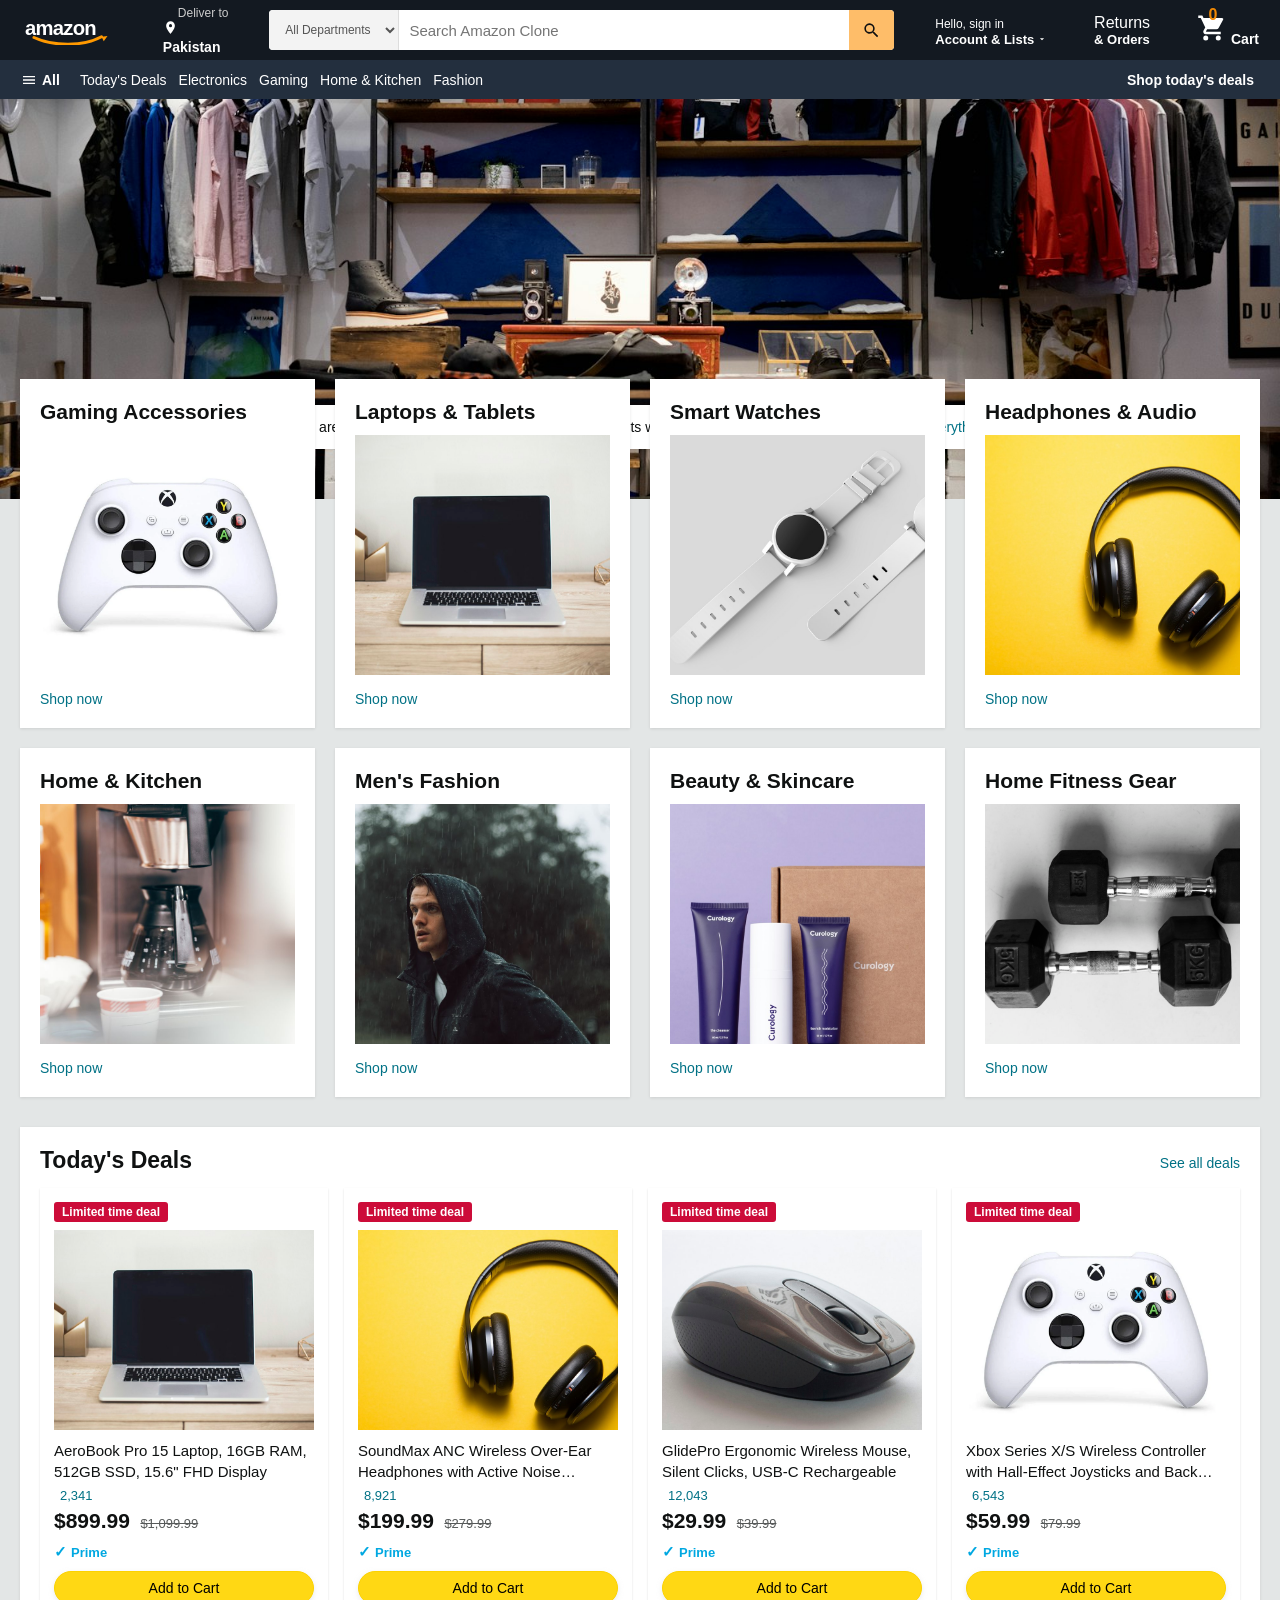
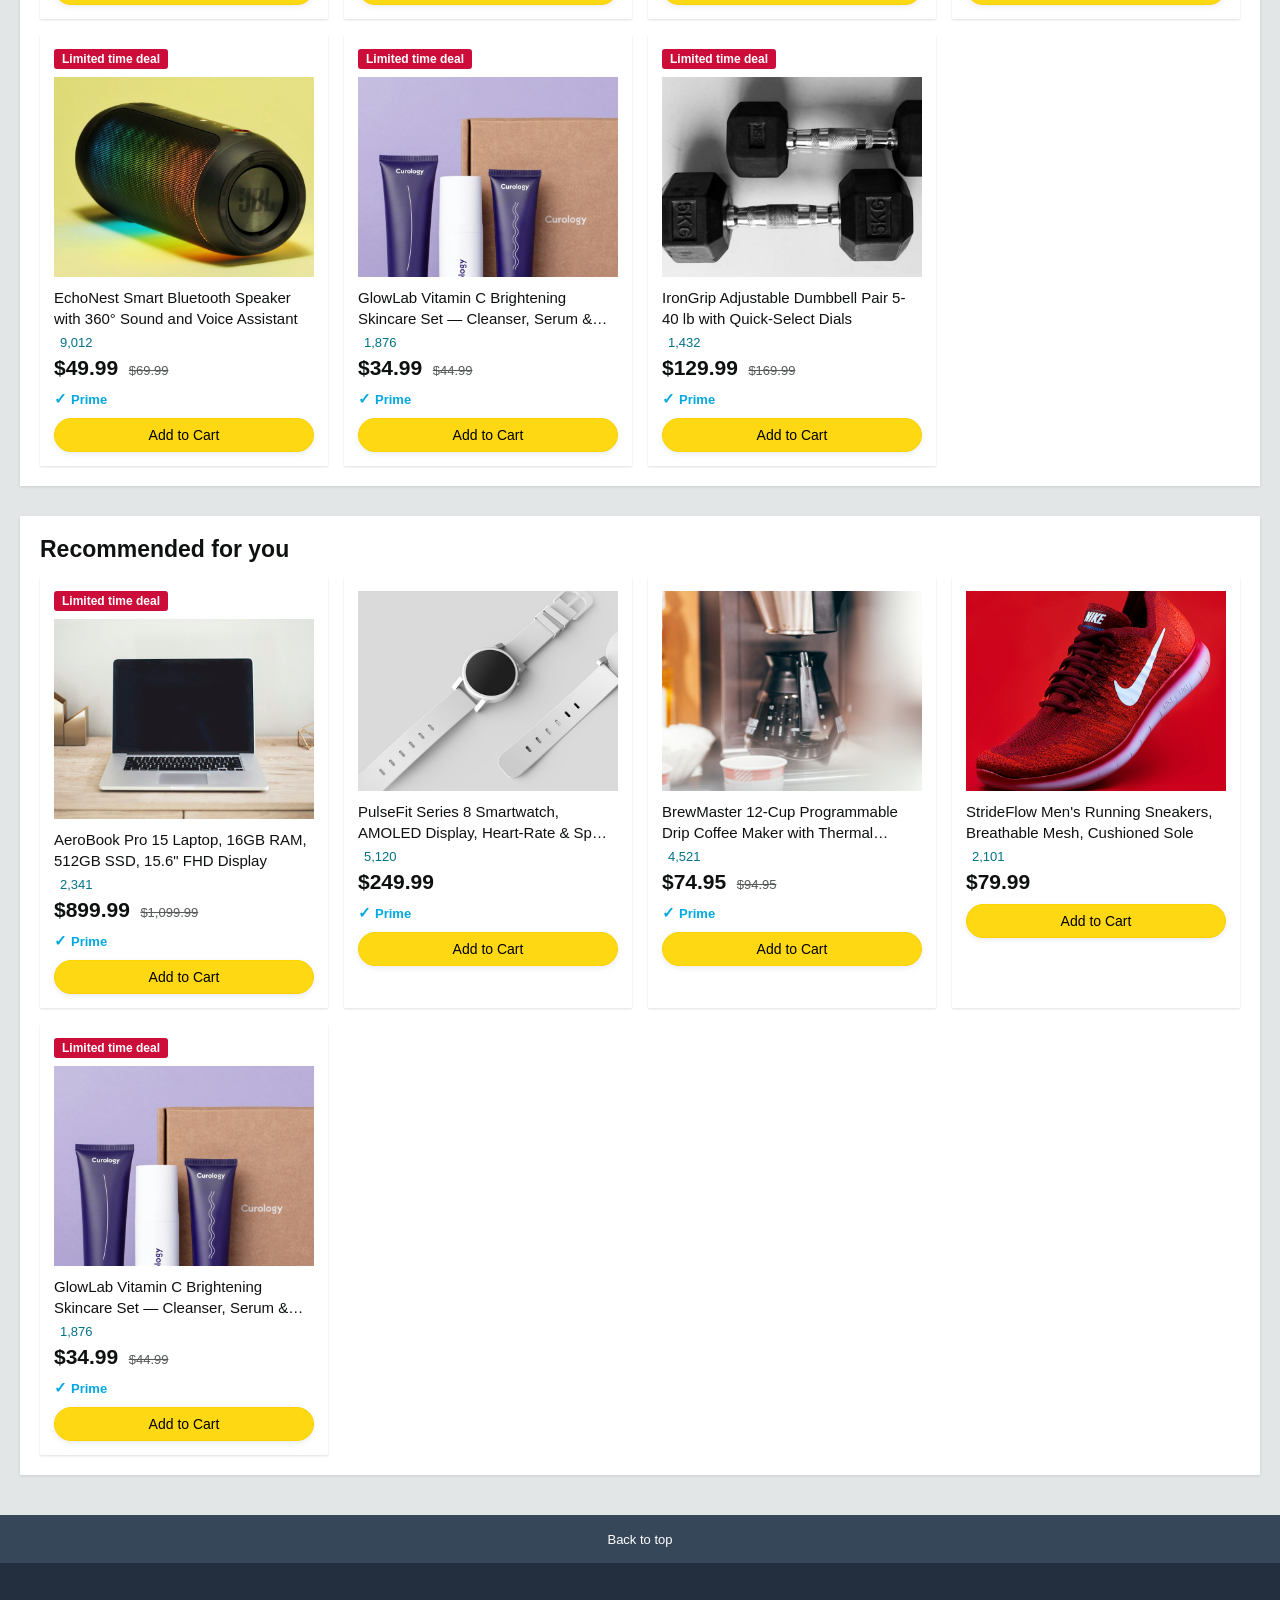
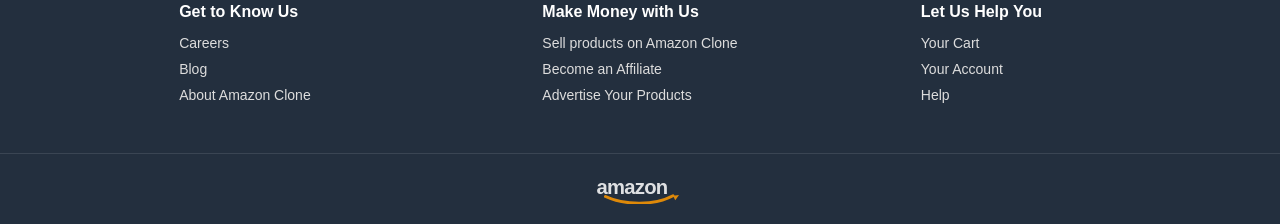
<file: index.html>
<!DOCTYPE html>
<html lang="en">
<head>
    <meta charset="UTF-8">
    <meta name="viewport" content="width=device-width, initial-scale=1.0">
    <title>Amazon Clone — Shop Everything</title>
    <link rel="icon" type="image/svg+xml" href="assets/logo.svg">
    <link rel="stylesheet" href="style.css">
</head>
<body>

    <!-- TOP NAVIGATION BAR (rendered by script.js) -->
    <header id="site-header"></header>

    <!-- HERO BANNER -->
    <div class="hero-section">
        <div class="hero-msg">
            <p>You are on the Amazon Clone. Shop millions of products with fast local delivery.
                <a href="search.html">Click here to browse everything</a>
            </p>
        </div>
    </div>

    <!-- CATEGORY QUICK LINKS -->
    <main class="shop-section" id="category-grid">
        <!-- filled by home.js -->
    </main>

    <!-- TODAY'S DEALS ROW -->
    <section class="deals-section">
        <div class="section-heading">
            <h2>Today's Deals</h2>
            <a href="search.html?deals=1" class="see-more-link">See all deals</a>
        </div>
        <div class="deals-row" id="deals-row">
            <!-- filled by home.js -->
        </div>
    </section>

    <!-- RECOMMENDED / ALL PRODUCTS ROW -->
    <section class="deals-section">
        <div class="section-heading">
            <h2>Recommended for you</h2>
        </div>
        <div class="deals-row" id="recommended-row">
            <!-- filled by home.js -->
        </div>
    </section>

    <!-- FOOTER (rendered by script.js) -->
    <footer id="site-footer"></footer>

    <script src="data.js"></script>
    <script src="script.js"></script>
    <script src="home.js"></script>
</body>
</html>
</file>
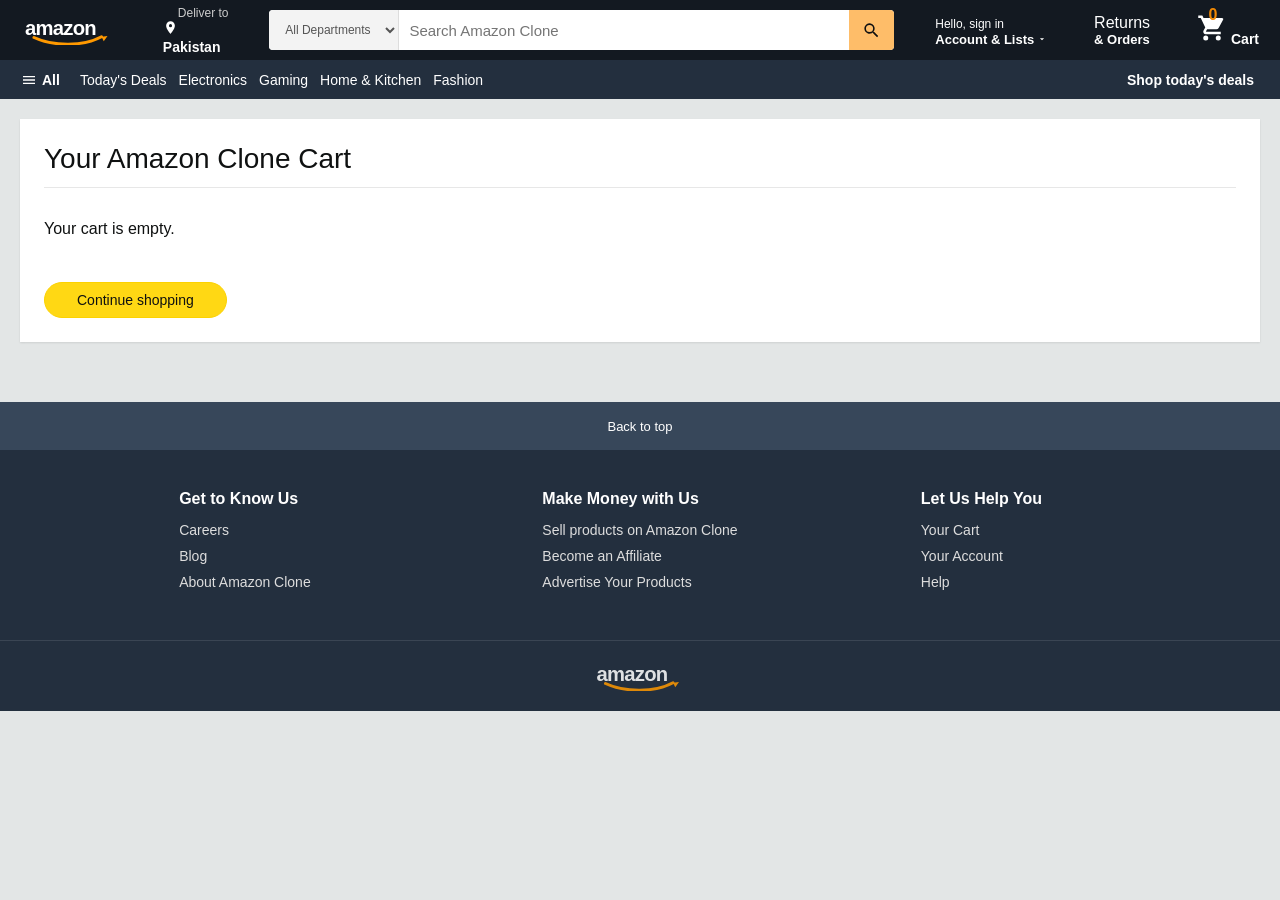
<file: cart.html>
<!DOCTYPE html>
<html lang="en">
<head>
    <meta charset="UTF-8">
    <meta name="viewport" content="width=device-width, initial-scale=1.0">
    <title>Your Cart — Amazon Clone</title>
    <link rel="icon" type="image/svg+xml" href="assets/logo.svg">
    <link rel="stylesheet" href="style.css">
</head>
<body>

    <header id="site-header"></header>

    <div class="cart-page" id="cart-page">
        <!-- filled by cart.js -->
    </div>

    <footer id="site-footer"></footer>

    <script src="data.js"></script>
    <script src="script.js"></script>
    <script src="cart.js"></script>
</body>
</html>
</file>
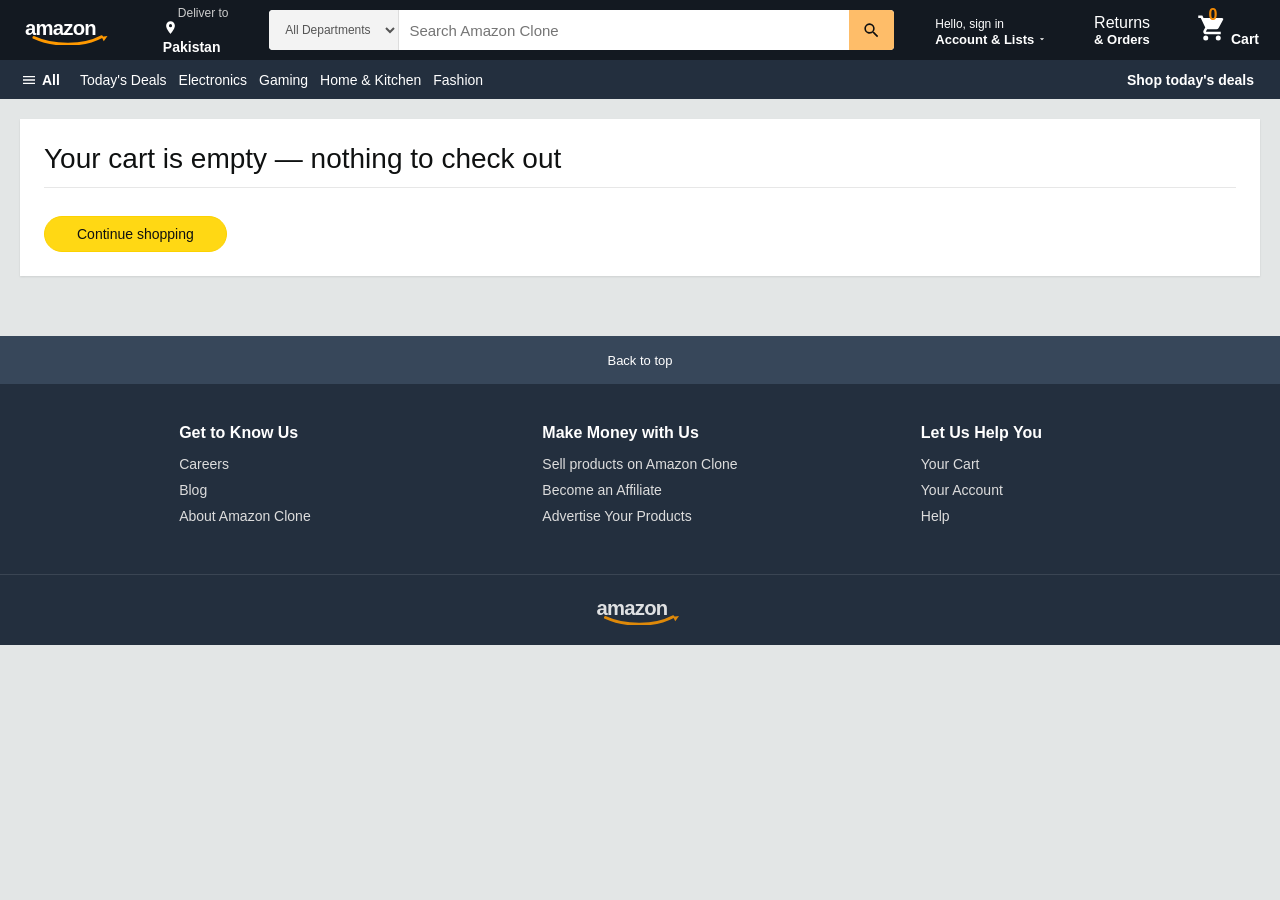
<file: checkout.html>
<!DOCTYPE html>
<html lang="en">
<head>
    <meta charset="UTF-8">
    <meta name="viewport" content="width=device-width, initial-scale=1.0">
    <title>Checkout — Amazon Clone</title>
    <link rel="icon" type="image/svg+xml" href="assets/logo.svg">
    <link rel="stylesheet" href="style.css">
</head>
<body>

    <header id="site-header"></header>

    <div class="checkout-page" id="checkout-page">
        <!-- filled by checkout.js -->
    </div>

    <footer id="site-footer"></footer>

    <script src="data.js"></script>
    <script src="script.js"></script>
    <script src="checkout.js"></script>
</body>
</html>
</file>
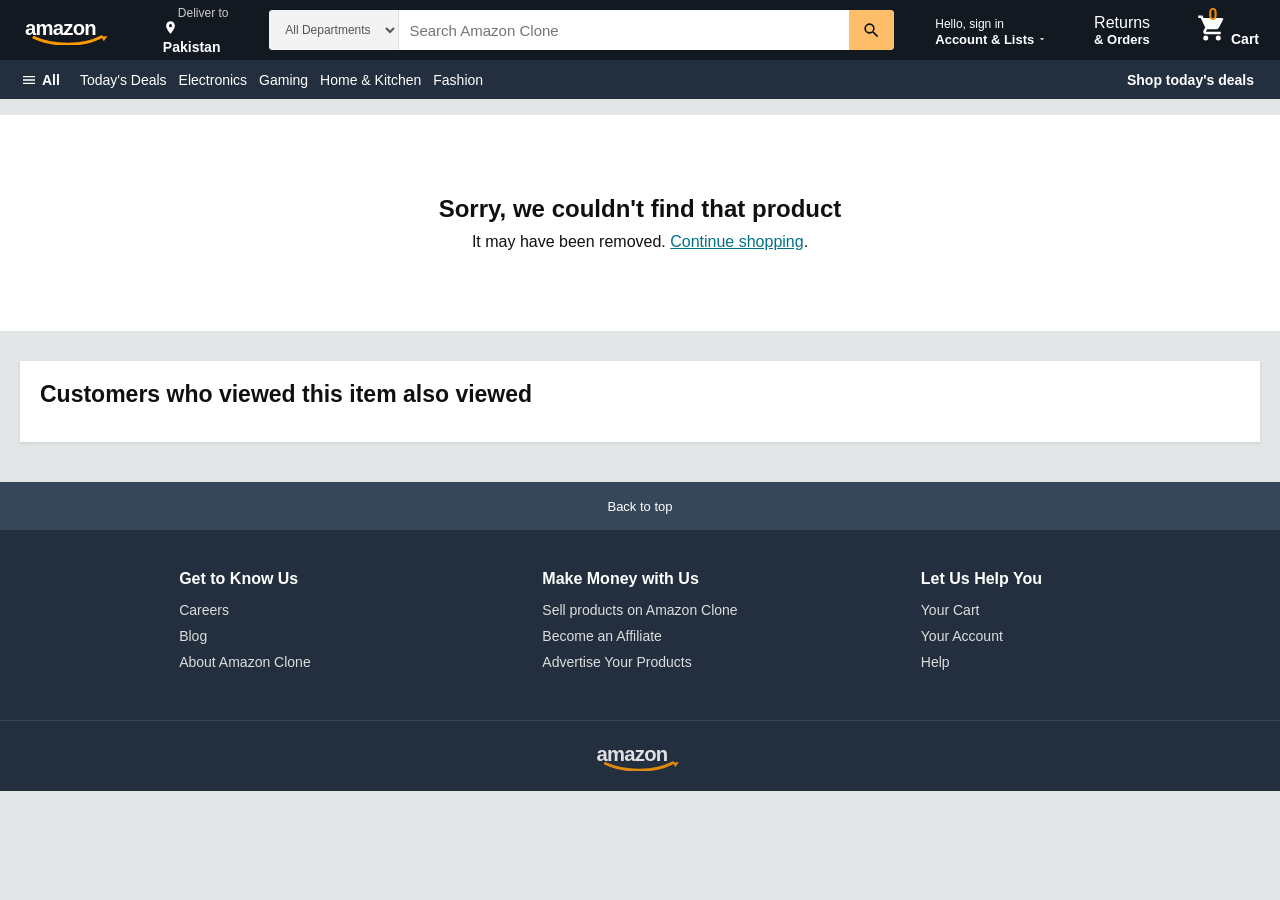
<file: product.html>
<!DOCTYPE html>
<html lang="en">
<head>
    <meta charset="UTF-8">
    <meta name="viewport" content="width=device-width, initial-scale=1.0">
    <title>Product — Amazon Clone</title>
    <link rel="icon" type="image/svg+xml" href="assets/logo.svg">
    <link rel="stylesheet" href="style.css">
</head>
<body>

    <header id="site-header"></header>

    <div class="product-page" id="product-page">
        <!-- filled by product.js -->
    </div>

    <section class="deals-section">
        <div class="section-heading"><h2>Customers who viewed this item also viewed</h2></div>
        <div class="deals-row" id="related-row"></div>
    </section>

    <footer id="site-footer"></footer>

    <script src="data.js"></script>
    <script src="script.js"></script>
    <script src="product.js"></script>
</body>
</html>
</file>
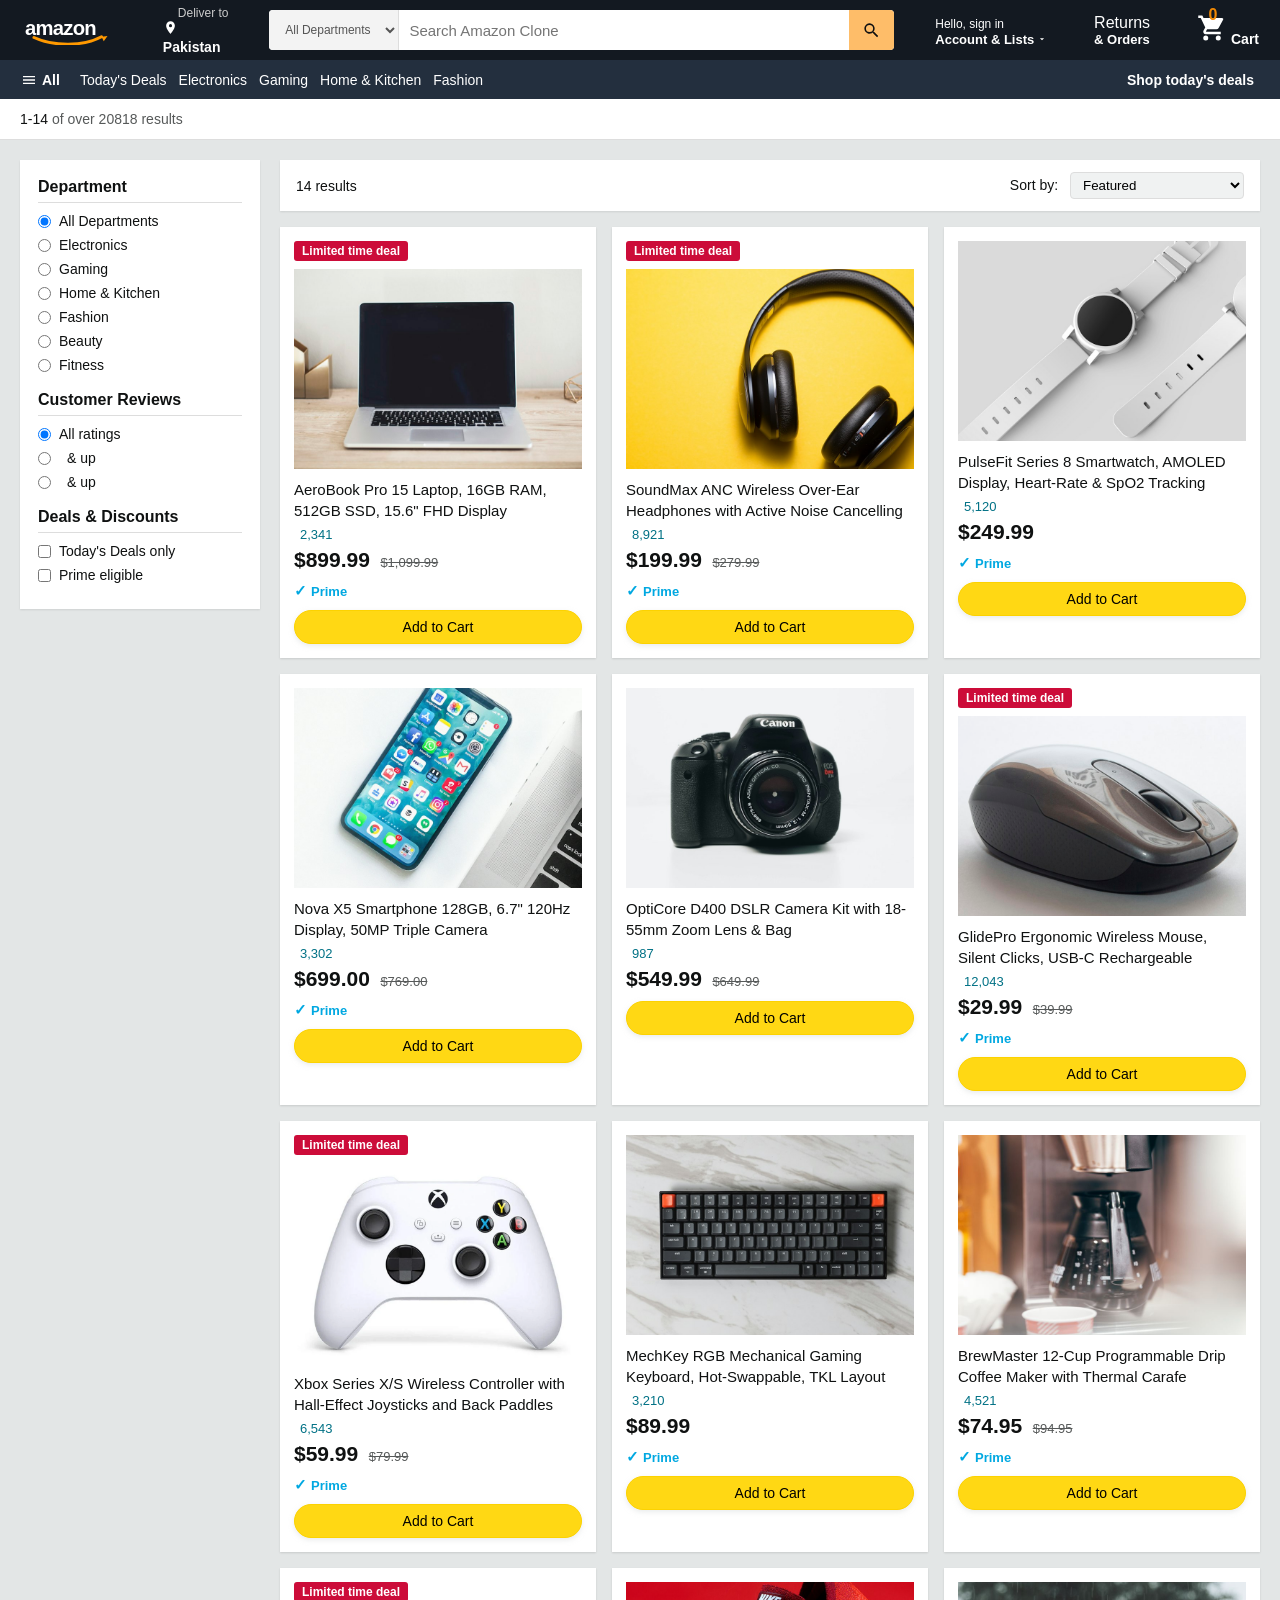
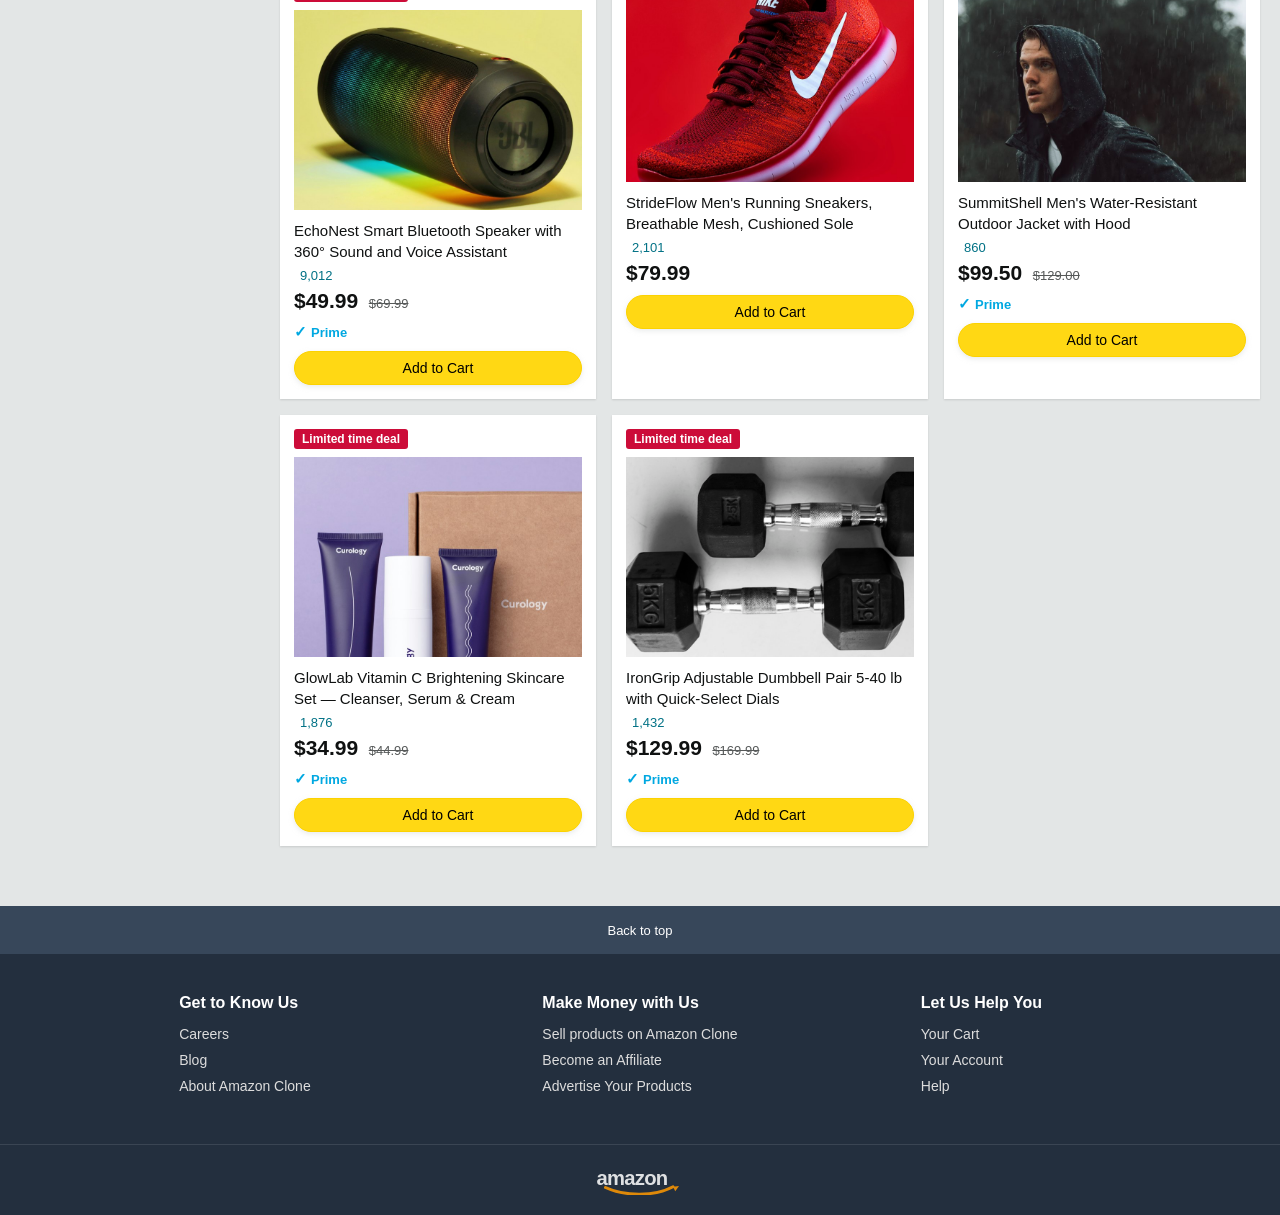
<file: search.html>
<!DOCTYPE html>
<html lang="en">
<head>
    <meta charset="UTF-8">
    <meta name="viewport" content="width=device-width, initial-scale=1.0">
    <title>Search Results — Amazon Clone</title>
    <link rel="icon" type="image/svg+xml" href="assets/logo.svg">
    <link rel="stylesheet" href="style.css">
</head>
<body>

    <header id="site-header"></header>

    <div class="results-banner" id="results-banner"></div>

    <div class="results-layout">
        <!-- FILTER SIDEBAR -->
        <aside class="filters-panel">
            <h3>Department</h3>
            <div id="category-filters"></div>

            <h3>Customer Reviews</h3>
            <div id="rating-filters">
                <label class="filter-row"><input type="radio" name="min-rating" value="0" checked> All ratings</label>
                <label class="filter-row"><input type="radio" name="min-rating" value="4.5"> <span class="stars"><i class="fa-solid fa-star"></i><i class="fa-solid fa-star"></i><i class="fa-solid fa-star"></i><i class="fa-solid fa-star"></i><i class="fa-solid fa-star-half-stroke"></i></span> &amp; up</label>
                <label class="filter-row"><input type="radio" name="min-rating" value="4"> <span class="stars"><i class="fa-solid fa-star"></i><i class="fa-solid fa-star"></i><i class="fa-solid fa-star"></i><i class="fa-solid fa-star"></i></span> &amp; up</label>
            </div>

            <h3>Deals &amp; Discounts</h3>
            <label class="filter-row"><input type="checkbox" id="deal-only"> Today's Deals only</label>
            <label class="filter-row"><input type="checkbox" id="prime-only"> Prime eligible</label>
        </aside>

        <!-- RESULTS -->
        <section class="results-main">
            <div class="results-toolbar">
                <span id="result-count"></span>
                <label>Sort by:
                    <select id="sort-select">
                        <option value="featured">Featured</option>
                        <option value="price-asc">Price: Low to High</option>
                        <option value="price-desc">Price: High to Low</option>
                        <option value="rating">Avg. Customer Review</option>
                        <option value="reviews">Newest Arrivals</option>
                    </select>
                </label>
            </div>
            <div class="results-grid" id="results-grid"></div>
            <div class="empty-state" id="empty-state" hidden>
                <h2>No results found</h2>
                <p>Try checking your spelling or using more general terms.</p>
            </div>
        </section>
    </div>

    <footer id="site-footer"></footer>

    <script src="data.js"></script>
    <script src="script.js"></script>
    <script src="search.js"></script>
</body>
</html>
</file>
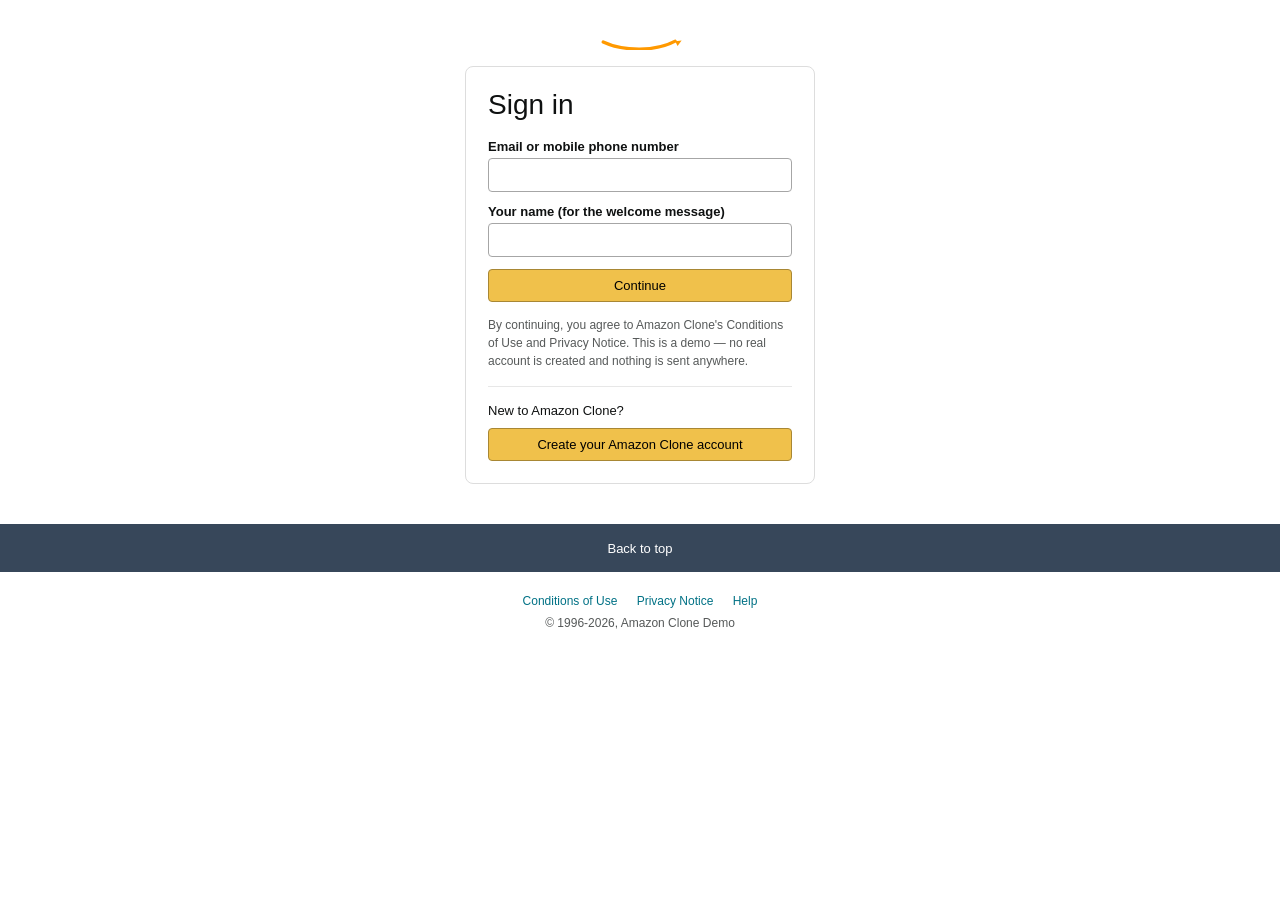
<file: signin.html>
<!DOCTYPE html>
<html lang="en">
<head>
    <meta charset="UTF-8">
    <meta name="viewport" content="width=device-width, initial-scale=1.0">
    <title>Sign In — Amazon Clone</title>
    <link rel="icon" type="image/svg+xml" href="assets/logo.svg">
    <link rel="stylesheet" href="style.css">
</head>
<body class="signin-body">

    <div class="signin-logo">
        <img src="assets/logo.svg" alt="amazon clone">
    </div>

    <div class="signin-box" id="signin-box">
        <!-- filled by signin.js -->
    </div>

    <div class="signin-footer">
        <div class="foot-panel1" id="backToTop">Back to top</div>
        <div class="signin-legal">
            <a href="#">Conditions of Use</a>
            <a href="#">Privacy Notice</a>
            <a href="#">Help</a>
            <p>© 1996-2026, Amazon Clone Demo</p>
        </div>
    </div>

    <script src="data.js"></script>
    <script src="script.js"></script>
    <script src="signin.js"></script>
</body>
</html>
</file>
<file: style.css>
* {
    margin: 0;
    font-family: 'Segoe UI', Tahoma, Geneva, Verdana, sans-serif;
    box-sizing: border-box;
}

body {
    background-color: #e3e6e6;
    color: #0f1111;
}

a { color: inherit; }

/* ============ NAVBAR ============ */
.navbar {
    height: 60px;
    background-color: #131921;
    color: white;
    display: flex;
    align-items: center;
    justify-content: space-between;
    padding: 0 15px;
    gap: 4px;
}

.border {
    border: 1px solid transparent;
    padding: 5px;
    border-radius: 2px;
}

.border:hover {
    border: 1px solid white;
    cursor: pointer;
}

.plain-link {
    text-decoration: none;
    color: white;
}

.nav-logo { display: flex; align-items: center; }
.logo-img { height: 30px; width: 95px; display: block; }

.add-first { color: #cccccc; font-size: 12px; padding-left: 15px; }
.add-second { font-size: 14px; font-weight: bold; display: flex; align-items: center; gap: 3px; }

.nav-search {
    display: flex;
    width: 50%;
    height: 40px;
    border-radius: 4px;
    background-color: white;
    overflow: hidden;
}

.nav-search:focus-within { box-shadow: 0 0 0 3px #f3a847; }

.search-select {
    background-color: #f3f3f3;
    width: 130px;
    text-align: center;
    border: none;
    border-right: 1px solid #ddd;
    font-size: 12px;
    color: #555;
    cursor: pointer;
}

.search-select:hover { background-color: #dadada; }

.search-input {
    flex: 1;
    min-width: 0;
    font-size: 15px;
    border: none;
    outline: none;
    padding-left: 10px;
}

.search-icon {
    width: 45px;
    display: flex;
    justify-content: center;
    align-items: center;
    background-color: #febd69;
    color: #111;
    border: none;
    cursor: pointer;
}

.search-icon:hover { background-color: #f3a847; }

.nav-signin span { font-size: 12px; }
.nav-second { font-size: 13px; font-weight: bold; display: flex; align-items: center; gap: 3px; }

.nav-cart { display: flex; align-items: flex-end; }
.cart-icon-container { position: relative; display: inline-block; }

#cart-count {
    position: absolute;
    top: -7px;
    left: 50%;
    transform: translateX(-40%);
    color: #f08804;
    font-size: 16px;
    font-weight: bold;
}

.cart-text { font-size: 14px; font-weight: bold; margin-left: 4px; }

/* ============ SUB PANEL ============ */
.panel {
    height: 39px;
    background-color: #232f3e;
    display: flex;
    color: white;
    align-items: center;
    padding-left: 15px;
    font-size: 14px;
    gap: 8px;
}

.panel-all { font-weight: bold; display: flex; align-items: center; gap: 5px; }
.panel-ops { display: flex; }
.clickable-panel { display: block; text-decoration: none; }
.panel-deals { margin-left: auto; margin-right: 20px; font-weight: bold; text-decoration: none; }

/* ============ HERO ============ */
.hero-section {
    background-image: url('assets/photos/hero.jpg');
    background-size: cover;
    background-position: center;
    height: 400px;
    display: flex;
    justify-content: center;
    align-items: flex-end;
}

.hero-msg {
    background-color: white;
    color: #0f1111;
    min-height: 44px;
    display: flex;
    align-items: center;
    justify-content: center;
    font-size: 14px;
    width: 95%;
    margin-bottom: 50px;
    padding: 8px 16px;
    text-align: center;
    box-shadow: 0px 1px 3px rgba(0,0,0,0.1);
}

.hero-msg a { color: #007185; text-decoration: none; margin-left: 5px; }
.hero-msg a:hover { color: #c45500; text-decoration: underline; }

/* ============ HOME GRIDS ============ */
.shop-section {
    display: grid;
    grid-template-columns: repeat(auto-fit, minmax(280px, 1fr));
    gap: 20px;
    padding: 0 20px;
    margin-top: -120px;
    position: relative;
    z-index: 2;
}

.box {
    background-color: white;
    padding: 20px;
    box-shadow: 0px 1px 3px rgba(0,0,0,0.1);
    display: flex;
    flex-direction: column;
}

.box h2 { font-size: 21px; font-weight: bold; margin-bottom: 10px; line-height: 26px; }

.box-img {
    height: 275px;
    background-size: cover;
    background-position: center;
    background-repeat: no-repeat;
    background-color: #f7f8f8;
    margin-bottom: 15px;
    cursor: pointer;
}

.category-card .box-img { height: 240px; }

.see-more-link { color: #007185; font-size: 14px; text-decoration: none; }
.see-more-link:hover { color: #c45500; text-decoration: underline; }

/* ============ DEAL ROWS ============ */
.deals-section {
    margin: 30px 20px 0;
    background: white;
    padding: 20px;
    box-shadow: 0px 1px 3px rgba(0,0,0,0.1);
}

.section-heading {
    display: flex;
    align-items: baseline;
    justify-content: space-between;
    margin-bottom: 14px;
}

.section-heading h2 { font-size: 23px; }

.deals-row {
    display: grid;
    grid-template-columns: repeat(auto-fit, minmax(230px, 1fr));
    gap: 16px;
}

/* ============ PRODUCT CARDS ============ */
.product-card { box-shadow: 0 1px 2px rgba(0,0,0,0.12); padding: 14px; }
.product-card .box-img { height: 200px; margin-bottom: 10px; }

.product-link { text-decoration: none; color: inherit; }
.card-title {
    font-size: 15px !important;
    font-weight: normal !important;
    line-height: 21px !important;
    margin-bottom: 6px !important;
    display: -webkit-box;
    -webkit-line-clamp: 2;
    -webkit-box-orient: vertical;
    overflow: hidden;
    min-height: 42px;
}

.product-link:hover .card-title { color: #c45500; }

.deal-badge {
    display: inline-block;
    background: #cc0c39;
    color: white;
    font-size: 12px;
    font-weight: bold;
    padding: 3px 8px;
    border-radius: 3px;
    margin-bottom: 8px;
}

.card-rating { display: flex; align-items: center; gap: 6px; margin-bottom: 6px; }
.stars { color: #ffa41c; letter-spacing: 1px; white-space: nowrap; }
.rating-count { color: #007185; font-size: 13px; }

.card-price { margin-bottom: 10px; }
.card-current-price { font-size: 21px; font-weight: bold; }
.card-old-price { color: #565959; font-size: 13px; text-decoration: line-through; margin-left: 6px; }

.prime-line { color: #00a8e1; font-size: 13px; font-weight: bold; margin-bottom: 10px; display: flex; align-items: center; gap: 4px; }
.prime-check { font-size: 15px; }

.add-to-cart-btn {
    width: 100%;
    background-color: #ffd814;
    border: 1px solid #fcd200;
    border-radius: 20px;
    padding: 8px 0;
    font-size: 14px;
    cursor: pointer;
    box-shadow: 0 2px 5px rgba(213,217,217,.5);
    outline: none;
    margin-top: auto;
}

.add-to-cart-btn:hover { background-color: #f7ca00; }
.add-to-cart-btn.added { background-color: #7bcc43; border-color: #68b034; color: #111; }

/* ============ FOOTER ============ */
footer { margin-top: 40px; background-color: #232f3e; }

.foot-panel1 {
    background-color: #37475a;
    color: white;
    height: 48px;
    display: flex;
    justify-content: center;
    align-items: center;
    font-size: 13px;
    cursor: pointer;
}

.foot-panel1:hover { background-color: #485769; }

.foot-panel2 {
    color: white;
    display: flex;
    justify-content: space-evenly;
    flex-wrap: wrap;
    gap: 24px;
    padding: 40px 20px;
    border-bottom: 1px solid #3a4553;
}

footer ul { list-style: none; padding: 0; min-width: 180px; }
footer ul p { font-weight: bold; font-size: 16px; margin-bottom: 14px; }

footer ul a {
    display: block;
    font-size: 14px;
    color: #ddd;
    text-decoration: none;
    margin-bottom: 10px;
}

footer ul a:hover { text-decoration: underline; }

.foot-panel3 {
    height: 70px;
    display: flex;
    justify-content: center;
    align-items: center;
}

.footer-logo { height: 30px; opacity: 0.85; }

/* ============ SHARED ============ */
.empty-state {
    text-align: center;
    padding: 60px 20px;
}

.empty-state h2 { margin-bottom: 10px; }
.empty-state a { color: #007185; }

.link-btn {
    background: none;
    border: none;
    color: #007185;
    cursor: pointer;
    font-size: 13px;
    padding: 0;
}

.link-btn:hover { color: #c45500; text-decoration: underline; }

/* ============ SEARCH RESULTS ============ */
.results-banner {
    background: white;
    padding: 12px 20px;
    font-size: 14px;
    color: #565959;
    border-bottom: 1px solid #ddd;
}

.results-banner span { color: #0f1111; }

.results-layout {
    display: flex;
    gap: 20px;
    padding: 20px;
    align-items: flex-start;
}

.filters-panel {
    width: 240px;
    flex-shrink: 0;
    background: white;
    padding: 18px;
    box-shadow: 0 1px 2px rgba(0,0,0,0.1);
}

.filters-panel h3 {
    font-size: 16px;
    margin: 18px 0 10px;
    padding-bottom: 6px;
    border-bottom: 1px solid #ddd;
}

.filters-panel h3:first-child { margin-top: 0; }

.filter-row {
    display: flex;
    align-items: center;
    gap: 8px;
    font-size: 14px;
    margin-bottom: 8px;
    cursor: pointer;
}

.results-main { flex: 1; min-width: 0; }

.results-toolbar {
    display: flex;
    justify-content: space-between;
    align-items: center;
    background: white;
    padding: 12px 16px;
    margin-bottom: 16px;
    font-size: 14px;
    box-shadow: 0 1px 2px rgba(0,0,0,0.1);
}

.results-toolbar select {
    margin-left: 8px;
    padding: 4px 8px;
    border: 1px solid #ddd;
    border-radius: 4px;
    background: #f0f2f2;
    cursor: pointer;
}

.results-grid {
    display: grid;
    grid-template-columns: repeat(auto-fill, minmax(240px, 1fr));
    gap: 16px;
}

/* ============ PRODUCT DETAIL PAGE ============ */
.product-page { background: white; padding: 20px; margin-top: 16px; }

.breadcrumb { font-size: 13px; color: #565959; margin-bottom: 16px; }
.breadcrumb a { color: #007185; text-decoration: none; }
.breadcrumb a:hover { color: #c45500; text-decoration: underline; }

.pdp-layout {
    display: grid;
    grid-template-columns: 320px 1fr 300px;
    gap: 30px;
    align-items: flex-start;
}

.pdp-main-img {
    height: 340px;
    background-size: cover;
    background-repeat: no-repeat;
    background-position: center;
    background-color: #f7f8f8;
    border: 1px solid #eee;
}

.pdp-thumbnails { display: flex; gap: 10px; margin-top: 12px; }

.pdp-thumb {
    width: 60px;
    height: 60px;
    background-size: cover;
    background-repeat: no-repeat;
    background-position: center;
    border: 1px solid #ddd;
    border-radius: 4px;
    cursor: pointer;
}

.pdp-thumb.active, .pdp-thumb:hover { border: 2px solid #007185; }

.pdp-title { font-size: 24px; font-weight: normal; line-height: 32px; margin-bottom: 4px; }
.pdp-brand { font-size: 14px; color: #007185; text-decoration: none; display: inline-block; margin-bottom: 8px; }
.pdp-brand:hover { color: #c45500; text-decoration: underline; }

.pdp-rating { display: flex; align-items: center; gap: 8px; margin-bottom: 10px; font-size: 14px; }
.pdp-rating .rating-count { font-weight: bold; }
.rating-link { color: #007185; text-decoration: none; font-size: 14px; }
.rating-link:hover { color: #c45500; }

.product-page hr { border: none; border-top: 1px solid #e7e7e7; margin: 12px 0; }

.pdp-price-block { margin: 6px 0; }
.pdp-price-row { display: flex; align-items: baseline; gap: 10px; }
.pdp-current-price { font-size: 28px; font-weight: bold; }
.pdp-old-price { color: #565959; text-decoration: line-through; }
.pdp-save { color: #cc0c39; font-size: 14px; }

.pdp-bullets { padding-left: 20px; font-size: 14px; line-height: 22px; }
.pdp-bullets li { margin-bottom: 6px; }

.pdp-desc { font-size: 14px; line-height: 21px; margin-top: 10px; }
.pdp-desc p { margin-top: 6px; color: #333; }

.pdp-buybox {
    border: 1px solid #d5d9d9;
    border-radius: 8px;
    padding: 20px;
    font-size: 14px;
}

.pdp-buybox-price { font-size: 24px; margin-bottom: 6px; }
.delivery-line { margin-bottom: 8px; }
.delivery-line.ship-from, .delivery-line.secure { color: #565959; font-size: 13px; }
.countdown { color: #c45500; }

.qty-select {
    width: 100%;
    padding: 8px;
    border: 1px solid #d5d9d9;
    border-radius: 8px;
    background: #f0f2f2;
    margin: 10px 0;
    cursor: pointer;
    font-size: 14px;
}

.buybox-btn { margin-bottom: 10px; }

.buy-now-btn {
    width: 100%;
    background: #ffa41c;
    border: 1px solid #ff8f00;
    border-radius: 20px;
    padding: 9px 0;
    font-size: 14px;
    cursor: pointer;
    box-shadow: 0 2px 5px rgba(213,217,217,.5);
}

.buy-now-btn:hover { background: #fa8900; }

.buybox-table { width: 100%; font-size: 12px; color: #565959; border-collapse: collapse; }
.buybox-table td { padding: 3px 0; }
.buybox-table td:last-child { text-align: right; }
.pdp-link { color: #007185; text-decoration: none; }

.pdp-reviews { margin-top: 30px; border-top: 1px solid #e7e7e7; padding-top: 20px; }
.pdp-reviews h2 { font-size: 21px; margin-bottom: 14px; }

.review-summary { font-size: 14px; }
.review-summary .rating-count { margin-left: 8px; font-weight: bold; color: #0f1111; }
.review-summary p { margin: 6px 0 12px; color: #565959; }

.review-bar-row { display: flex; align-items: center; gap: 10px; margin-bottom: 6px; font-size: 13px; }
.bar-track { flex: 1; max-width: 300px; height: 20px; background: #f0f2f2; border-radius: 4px; overflow: hidden; }
.bar-fill { height: 100%; background: #ffa41c; }

/* ============ CART PAGE ============ */
.cart-page { padding: 20px; }

.cart-layout {
    display: grid;
    grid-template-columns: 1fr 300px;
    gap: 20px;
    align-items: start;
}

.cart-panel {
    background: white;
    padding: 24px;
    box-shadow: 0 1px 2px rgba(0,0,0,0.1);
}

.cart-panel h1 { font-size: 28px; font-weight: normal; padding-bottom: 12px; border-bottom: 1px solid #e7e7e7; margin-bottom: 8px; }

.cart-price-header { text-align: right; font-size: 14px; color: #565959; padding-bottom: 8px; }

.cart-item {
    display: flex;
    gap: 16px;
    padding: 16px 0;
    border-bottom: 1px solid #e7e7e7;
}

.cart-item-img {
    width: 180px;
    height: 180px;
    flex-shrink: 0;
    background-size: cover;
    background-repeat: no-repeat;
    background-position: center;
    background-color: #f7f8f8;
}

.cart-item-info { flex: 1; }

.cart-item-title {
    font-size: 18px;
    color: #0f1111;
    text-decoration: none;
    line-height: 24px;
    display: inline-block;
}

.cart-item-title:hover { color: #c45500; }

.cart-item-stock { font-size: 13px; margin: 6px 0; }
.in-stock { color: #007600; }

.cart-item-actions { display: flex; align-items: center; gap: 10px; font-size: 13px; margin-top: 10px; }
.qty-select-inline { padding: 3px 6px; border: 1px solid #d5d9d9; border-radius: 6px; background: #f0f2f2; cursor: pointer; }
.action-divider { color: #ddd; }

.cart-item-price { font-size: 18px; font-weight: bold; text-align: right; white-space: nowrap; }
.cart-free-note { font-size: 13px; color: #565959; padding-top: 14px; }

.cart-side {
    background: white;
    padding: 20px;
    box-shadow: 0 1px 2px rgba(0,0,0,0.1);
    position: sticky;
    top: 16px;
}

.free-ship-ok { color: #007600; font-size: 14px; margin-bottom: 8px; }
.free-ship-note { font-size: 14px; margin-bottom: 8px; }
.subtotal-line { font-size: 17px; margin-bottom: 14px; }

.proceed-btn {
    width: 100%;
    background: #ffd814;
    border: 1px solid #fcd200;
    border-radius: 20px;
    padding: 9px 0;
    font-size: 14px;
    cursor: pointer;
}

.proceed-btn:hover { background: #f7ca00; }
.empty-cart-msg { padding: 24px 0; }

/* ============ CHECKOUT ============ */
.checkout-page { padding: 20px; }

.checkout-steps {
    display: flex;
    gap: 12px;
    font-size: 13px;
    color: #565959;
    margin-bottom: 16px;
}

.checkout-steps .active { color: #c45500; font-weight: bold; }

.checkout-layout {
    display: grid;
    grid-template-columns: 1fr 320px;
    gap: 20px;
    align-items: start;
}

.checkout-block {
    background: white;
    padding: 20px;
    margin-bottom: 16px;
    box-shadow: 0 1px 2px rgba(0,0,0,0.1);
}

.checkout-block h2 { font-size: 18px; margin-bottom: 12px; }
.checkout-user { font-size: 14px; margin-bottom: 10px; }

.checkout-form { display: grid; grid-template-columns: 1fr 1fr; gap: 12px; }
.checkout-form input {
    padding: 10px;
    border: 1px solid #d5d9d9;
    border-radius: 6px;
    font-size: 14px;
}
.checkout-form input:first-child, .form-row { grid-column: 1 / -1; }
.form-row { display: grid; grid-template-columns: 1fr 1fr; gap: 12px; }

.pay-options { display: flex; flex-direction: column; gap: 10px; margin-bottom: 12px; }
.pay-option { display: flex; align-items: center; gap: 8px; font-size: 14px; cursor: pointer; }

.checkout-item {
    display: flex;
    gap: 14px;
    align-items: center;
    padding: 12px 0;
    border-bottom: 1px solid #e7e7e7;
}

.checkout-item .cart-item-img { width: 80px; height: 80px; }
.checkout-item-info { flex: 1; }
.checkout-item-info .cart-item-title { font-size: 15px; }
.checkout-item-price { font-weight: bold; }

.checkout-side { position: sticky; top: 16px; }

.place-order-btn {
    width: 100%;
    background: #ffd814;
    border: 1px solid #fcd200;
    border-radius: 20px;
    padding: 10px 0;
    font-size: 14px;
    cursor: pointer;
    margin-bottom: 14px;
}

.place-order-btn:hover { background: #f7ca00; }

.checkout-summary {
    background: white;
    padding: 20px;
    box-shadow: 0 1px 2px rgba(0,0,0,0.1);
}

.summary-row { display: flex; justify-content: space-between; font-size: 14px; margin-bottom: 10px; }
.summary-row.total { font-size: 18px; font-weight: bold; border-top: 1px solid #e7e7e7; padding-top: 12px; }
.summary-row .free { color: #007600; }

.order-confirmed {
    max-width: 640px;
    margin: 40px auto;
    background: white;
    padding: 40px;
    text-align: center;
    box-shadow: 0 1px 3px rgba(0,0,0,0.15);
}

.order-check {
    width: 70px;
    height: 70px;
    border-radius: 50%;
    background: #007600;
    color: white;
    font-size: 38px;
    display: flex;
    align-items: center;
    justify-content: center;
    margin: 0 auto 18px;
}

.order-confirmed h1 { font-size: 26px; margin-bottom: 12px; }
.order-confirmed p { margin-bottom: 8px; }
.delivery-eta { margin-top: 12px; }

.continue-link {
    display: inline-block;
    margin-top: 20px;
    background: #ffd814;
    border: 1px solid #fcd200;
    border-radius: 20px;
    padding: 9px 32px;
    font-size: 14px;
    color: #0f1111;
    text-decoration: none;
}

.continue-link:hover { background: #f7ca00; }

/* ============ SIGN IN ============ */
.signin-body { background: white; }

.signin-logo { display: flex; justify-content: center; padding: 18px 0 6px; }
.signin-logo img { height: 32px; }

.signin-box {
    max-width: 350px;
    margin: 10px auto 40px;
    border: 1px solid #ddd;
    border-radius: 8px;
    padding: 22px;
}

.signin-box h1 { font-size: 28px; font-weight: normal; margin-bottom: 18px; }

.signin-box form label { display: block; font-size: 13px; font-weight: bold; margin-bottom: 4px; }

.signin-box form input {
    width: 100%;
    padding: 8px;
    border: 1px solid #a6a6a6;
    border-radius: 4px;
    font-size: 14px;
    margin-bottom: 12px;
}

.signin-box form input:focus { outline: 2px solid #f3a847; border-color: #f3a847; }

.signin-submit, .signin-create-btn {
    width: 100%;
    background: #f0c14b;
    border: 1px solid #a88734;
    border-radius: 4px;
    padding: 8px 0;
    font-size: 13px;
    cursor: pointer;
}

.signin-submit:hover, .signin-create-btn:hover { background: #ddb347; }

.signin-legal-text { font-size: 12px; color: #565959; margin-top: 14px; line-height: 18px; }
.signin-box hr { margin: 16px 0; border: none; border-top: 1px solid #e7e7e7; }
.signin-new { font-size: 13px; margin-bottom: 10px; }

.account-hub { display: flex; flex-direction: column; gap: 16px; }
.account-card { border: 1px solid #ddd; border-radius: 6px; padding: 16px; }
.account-card h2 { font-size: 18px; margin-bottom: 8px; }
.account-card p { font-size: 14px; margin-bottom: 6px; }
.account-meta { color: #565959; }

.account-order {
    display: flex;
    justify-content: space-between;
    font-size: 14px;
    padding: 6px 0;
    border-top: 1px solid #eee;
}

.signout-btn {
    background: #e7e9ec;
    border: 1px solid #adb1b8;
    border-radius: 8px;
    padding: 9px 0;
    font-size: 14px;
    cursor: pointer;
}

.signout-btn:hover { background: #dadada; }

.signin-footer { margin-top: auto; }

.signin-legal {
    text-align: center;
    padding: 22px 0;
    font-size: 12px;
    color: #565959;
}

.signin-legal a { color: #007185; text-decoration: none; margin: 0 8px; }
.signin-legal p { margin-top: 8px; }

/* ============ RESPONSIVE ============ */
@media (max-width: 1100px) {
    .pdp-layout { grid-template-columns: 1fr 1fr; }
    .pdp-buybox { grid-column: 1 / -1; }
}

@media (max-width: 900px) {
    .navbar { flex-wrap: wrap; height: auto; padding: 8px 12px; }
    .nav-search { order: 10; width: 100%; margin-top: 8px; }
    .results-layout, .cart-layout, .checkout-layout { grid-template-columns: 1fr; }
    .filters-panel { width: 100%; }
    .cart-side, .checkout-side { position: static; }
    .pdp-layout { grid-template-columns: 1fr; }
    .panel { overflow-x: auto; }
}
</file>
